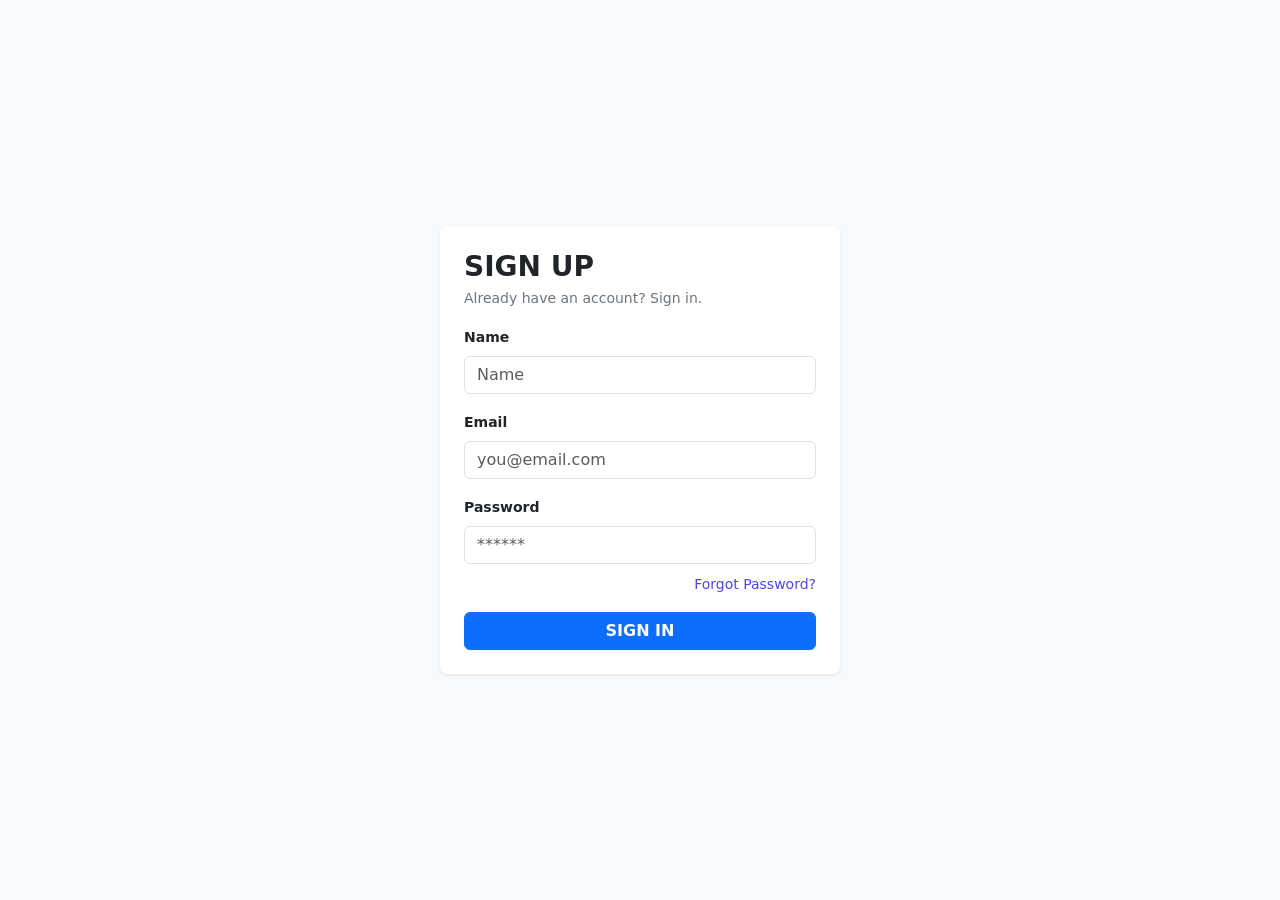
<file: index.html>
<!DOCTYPE html>
<html lang="en">
<head>
    <meta charset="UTF-8">
    <meta name="viewport" content="width=device-width, initial-scale=1.0">
    <link rel="stylesheet" href="./assets/styles/bootstrap.min.css">
    <link rel="stylesheet" href="./assets/styles/styles.css">
    <title>Dashboard</title>
</head>
<body>
    <link href="https://cdn.jsdelivr.net/npm/bootstrap@5.3.3/dist/css/bootstrap.min.css" rel="stylesheet">

    <div class="d-flex justify-content-center align-items-center min-vh-100 bg-light">
        <form action="./assets/pages/login.html" class="bg-white p-4 rounded-3 shadow-sm musky-form" id="formField">

            <div class="mb-3">
            <h3 class="fw-bold mb-1">SIGN UP</h3>
            <p class="text-secondary small mb-0">Already have an account? Sign in.</p>
            </div>

            <div class="mb-3">
                <label for="name" class="form-label small fw-semibold">Name</label>
                <input type="text" class="form-control musky-input" id="name"  autocomplete="name" placeholder="Name" >
                <div id="nameError" class="invalid-feedback"></div>
            </div>

            <div class="mb-3">
            <label for="SignInMail" class="form-label small fw-semibold">Email</label>
            <input  class="form-control musky-input" id="SignInMail"  autocomplete="email" placeholder="you@email.com">
            <div id="emailError" class="invalid-feedback"></div>
            
            </div>

            <div class="mb-2">
            <label for="SignInPassword" class="form-label small fw-semibold">Password</label>
            <input type="password" class="form-control musky-input" id="SignInPassword"  autocomplete="current-password" placeholder="******">
            <div id="passwordError" class="invalid-feedback"></div>
            </div>

            <div class="text-end mb-3">
            <a href="./assets/pages/forgotpassword.html" class="small musky-link">Forgot Password?</a>
            </div>

            <button type="submit" role="button" class="btn w-100 fw-semibold musky-btn btn-primary" id="submit">SIGN IN</button>

        </form>
    </div>


    <script src="./assets/scripts/bootstrap.bundle.min.js"></script>
    <script src="./assets/scripts/index.js"></script>
</body>
</html>
</file>
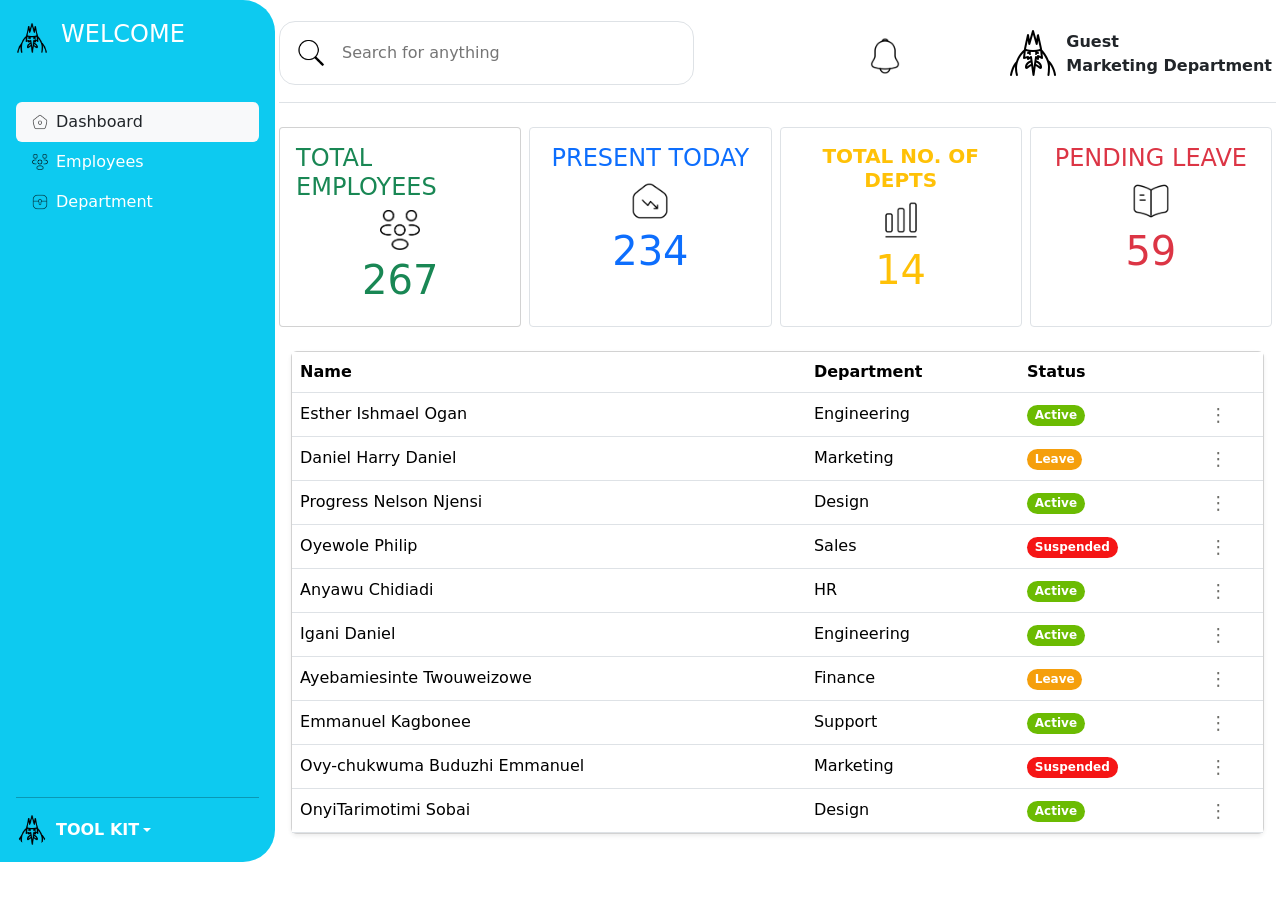
<file: assets/pages/dashboard.html>
<!DOCTYPE html>
<html lang="en">
<head>
    <meta charset="UTF-8">
    <meta name="viewport" content="width=device-width, initial-scale=1.0">
    <link rel="stylesheet" href="../styles/styles.css">
    <link rel="stylesheet" href="../styles/bootstrap.min.css">
    <link rel="icon" type="image/x-icon" href="../images/icons8-ice-king-50.png">
    <title>Longjohn Enterprises Dashboard</title>
</head>
<body>

<!-- Toggle button - only shows on small screens -->


    <nav class="navbar navbar-dark bg-dark d-md-none p-2">
        <button class="btn btn-outline-light" type="button" data-bs-toggle="offcanvas" data-bs-target="#sidebar">
            <i class="bi bi-list"></i> Menu
        </button>
    </nav>

    <div class="d-flex d-md-flex">
        <!-- Sidebar -->
        <div class="offcanvas-md offcanvas-start text-bg-info rounded-end-5" tabindex="-1" id="sidebar" style="width: 280px; height: auto;">
            <div class="offcanvas-header">
                <a href="#" class="d-flex align-items-center text-white text-decoration-none">
                    <img src="../images/icons8-ice-king-50.png" alt="company logo" width="32" height="32">
                    <span class="fs-4 ms-2">WELCOME</span>
                </a>
                <button type="button" class="btn-close btn-close-white" data-bs-dismiss="offcanvas" data-bs-target="#sidebar"></button>
            </div>

            <div class="offcanvas-body h-100 d-flex flex-column p-3 pt-md-3">

                <a href="#" class="d-flex align-items-center text-white text-decoration-none d-md-block d-none mb-5">
                    <img src="../images/icons8-ice-king-50.png" alt="company logo" width="32" height="32">
                    <span class="fs-4 ms-2">WELCOME</span>
                </a>

                <ul class="nav nav-pills flex-column mb-auto">
                    <li class="nav-item">
                    <a href="#" class="nav-link active bg-light text-dark" aria-current="page">
                        <img src="../images/Home.png" alt="" width="16" height="16" class="me-2">Dashboard
                    </a>
                    </li>
                    <li>
                    <a href="#employee_table" class="nav-link text-white">
                        <img src="../images/Vector.png" alt="" width="16" height="16" class="me-2">Employees
                    </a>
                    </li>
                    <li>
                    <a href="#" class="nav-link text-white">
                        <img src="../images/Store.png" alt="" width="16" height="16" class="me-2">Department
                    </a>
                    </li>
                </ul>

                <hr>

                <div class="dropdown">
                    <a href="#" class="d-flex align-items-center text-white text-decoration-none dropdown-toggle" data-bs-toggle="dropdown" aria-expanded="false">
                        <img src="../images/icons8-ice-king-50.png" alt="" width="32" height="32" class="rounded-circle me-2">
                        <strong>TOOL KIT</strong>
                    </a>
                    <ul class="dropdown-menu dropdown-menu-dark text-small shadow">
                        <li><a class="dropdown-item" href="#">Settings</a></li>
                        <li><hr class="dropdown-divider"></li>
                        <li><a class="dropdown-item" href="../../index.html">Sign out</a></li>
                    </ul>
                </div>
            </div>
        
        </div>

        <!-- Main content -->

        <div class="flex-grow-1 p-1 border-danger">
            <!-- top nav -->

             <div class="main_nav d-flex border-bottom py-3 justify-content-between align-items-center flex-wrap">
                <div class="search_bar border rounded-4 p-3 col-12 col-lg-5 d-flex align-items-center">
                    <span><img src="../images/icons8-search-50.png" alt="" width="30px"></span>
                    <input type="text" name="searchbar" id="" class="ms-3 border-0 nav_input col-10" placeholder="Search for anything">
                </div>
                <div class="profile_image d-flex flex-wrap flex-row p-2 px-0 px-lg-1 col-12 col-lg-5 justify-content-between ">
                    <a href="#" class="pt-2"><img src="../images/Notification.png" width="40px" alt="notification"></a>
                    <div class="d-flex align-items-end">
                        <img src="../images/icons8-ice-king-50.png" alt="" class="img-fluid w-20">
                        <div class="profile_img_typography d-flex flex-column ms-2  fw-bold">
                            <span id="userName">Miebaka longjohn </span>
                            <span>Marketing Department</span>
                        </div>
                    </div>
                    
                </div>
             </div>

                <div class="card-group mt-4">
                    <div class="card me-1 rounded-1">
                        <div class="card-body d-flex flex-column align-items-center just p-3 text-success">
                            <h5 class="card-title fs-4">TOTAL EMPLOYEES</h5>
                            <img src="../images/Vector.png" alt="total" width="40px">
                            <span class="card-text fs-1">267</span>
                        </div>
                    </div>
                    <div class="card ms-1 me-1 border rounded-1 ">
                        <div class="card-body d-flex flex-column align-items-center just p-3 text-primary">
                            <h5 class="card-title fs-4">PRESENT TODAY</h5>
                            <img src="../images/Down Trend.png" alt="present" width="40px">
                            <span class="card-text fs-1">234</span>
                        </div>
                    </div>
                    <div class="card ms-1 me-1 border rounded-1 text-center">
                        <div class="card-body d-flex flex-column align-items-center just p-3 text-warning">
                        <h5 class="card-title fs-45 fw-bolder">TOTAL NO. OF DEPTS</h5>
                        <img src="../images/Analytics.png" alt="departments"  width="40px">
                        <span class="card-text fs-1">14</span>
                        </div>
                    </div>
                    <div class="card ms-1 me-1 border rounded-1 text-center">
                        <div class="card-body d-flex flex-column align-items-center just p-3 text-danger">
                        <h5 class="card-title fs-4">PENDING LEAVE</h5>
                        <img src="../images/Book.png" alt="leave" width="40px">
                        <span class="card-text fs-1">59</span>
                        </div>
                    </div>
                </div>



                <!-- table -->

                <div class="container py-4" id="employee_table">
                    <div class="card shadow-sm">
                        <div class="card-body p-0">
                            <table class="table table-hover align-middle mb-0">
                                <thead>
                                    <tr>
                                        <th>Name</th>
                                        <th>Department</th>
                                        <th>Status</th>
                                        <th></th>
                                    </tr>
                                </thead>
                                <tbody>
                                    <tr>
                                        <td>Esther Ishmael Ogan</td>
                                        <td>Engineering</td>
                                        <td><span class="badge rounded-pill badge-active">Active</span></td>
                                        <td><button class="icon-btn" aria-label="More actions">&#8942;</button></td>
                                    </tr>
                                    <tr>
                                        <td>Daniel Harry Daniel</td>
                                        <td>Marketing</td>
                                        <td><span class="badge rounded-pill badge-leave">Leave</span></td>
                                        <td><button class="icon-btn" aria-label="More actions">&#8942;</button></td>
                                    </tr>
                                    </tr>
                                    <tr>
                                        <td>Progress Nelson Njensi</td>
                                        <td>Design</td>
                                        <td><span class="badge rounded-pill badge-active">Active</span></td>
                                        <td><button class="icon-btn" aria-label="More actions">&#8942;</button></td>
                                    </tr>
                                    <tr>
                                        <td>Oyewole Philip</td>
                                        <td>Sales</td>
                                        <td><span class="badge rounded-pill badge-suspended">Suspended</span></td>
                                        <td><button class="icon-btn" aria-label="More actions">&#8942;</button></td>
                                    </tr>
                                    <tr>
                                        <td>Anyawu Chidiadi</td>
                                        <td>HR</td>
                                        <td><span class="badge rounded-pill badge-active">Active</span></td>
                                        <td><button class="icon-btn" aria-label="More actions">&#8942;</button></td>
                                    </tr>
                                    <tr>
                                        <td>Igani Daniel</td>
                                        <td>Engineering</td>
                                        <td><span class="badge rounded-pill badge-active">Active</span></td>
                                        <td><button class="icon-btn" aria-label="More actions">&#8942;</button></td>
                                    </tr>
                                    <tr>
                                        <td>Ayebamiesinte Twouweizowe</td>
                                        <td>Finance</td>
                                        <td><span class="badge rounded-pill badge-leave">Leave</span></td>
                                        <td><button class="icon-btn" aria-label="More actions">&#8942;</button></td>
                                    </tr>
                                    <tr>
                                        <td>Emmanuel Kagbonee</td>
                                        <td>Support</td>
                                        <td><span class="badge rounded-pill badge-active">Active</span></td>
                                        <td><button class="icon-btn" aria-label="More actions">&#8942;</button></td>
                                    </tr>
                                    <tr>
                                        <td>Ovy-chukwuma Buduzhi Emmanuel</td>
                                        <td>Marketing</td>
                                        <td><span class="badge rounded-pill badge-suspended">Suspended</span></td>
                                        <td><button class="icon-btn" aria-label="More actions">&#8942;</button></td>
                                    </tr>
                                    <tr>
                                        <td>OnyiTarimotimi Sobai</td>
                                        <td>Design</td>
                                        <td><span class="badge rounded-pill badge-active">Active</span></td>
                                        <td><button class="icon-btn" aria-label="More actions">&#8942;</button></td>
                                    </tr>
                                </tbody>
                            </table>
                        </div>
                    </div>
                </div>
        </div>
    </div>
    <script src="../scripts/bootstrap.bundle.min.js"></script>
    <script src="../scripts/dashboard.js"></script>
</body>
</html>
</file>
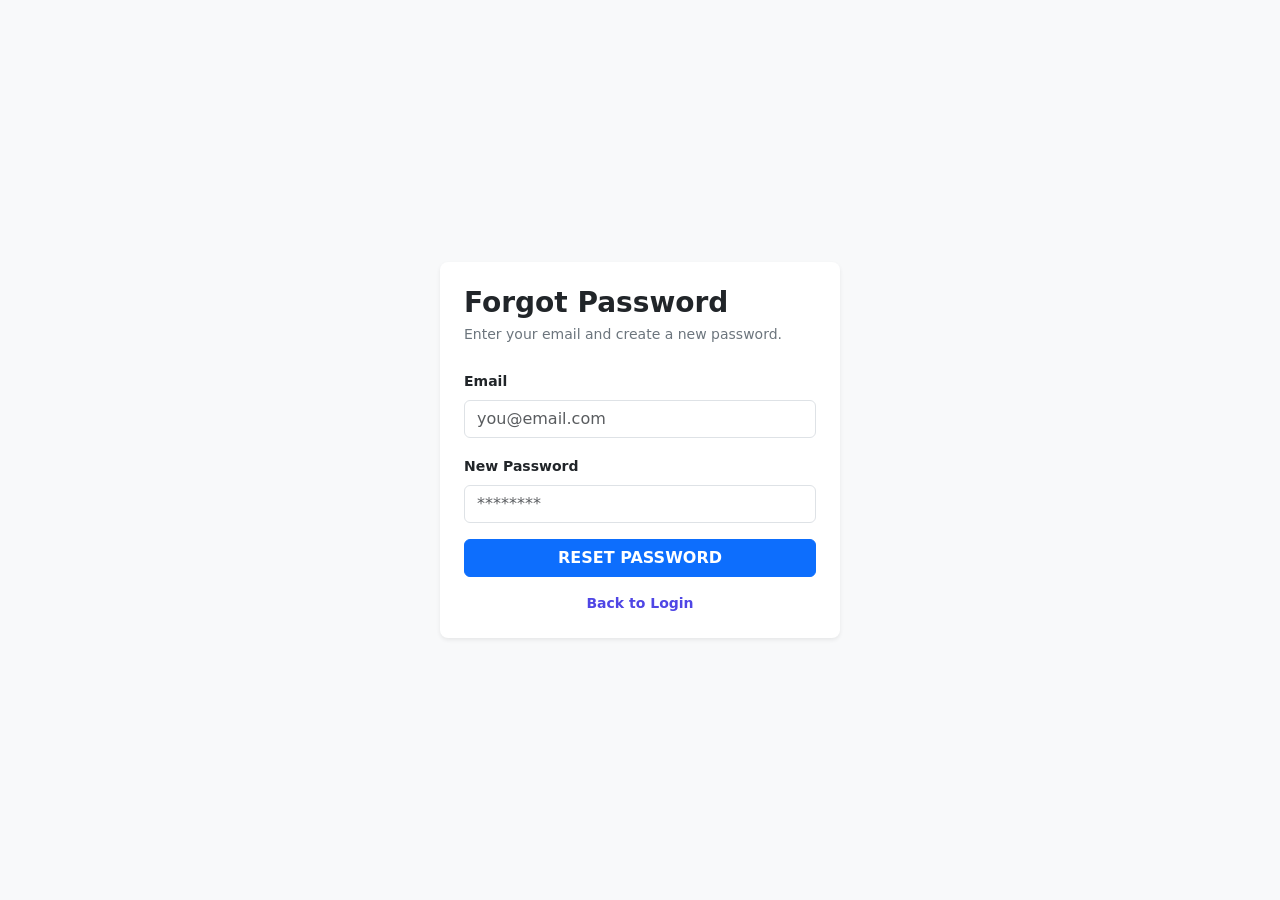
<file: assets/pages/forgotPassword.html>
<!DOCTYPE html>
<html lang="en">

<head>
    <meta charset="UTF-8">
    <meta name="viewport" content="width=device-width, initial-scale=1.0">

    <link rel="stylesheet" href="../styles/styles.css">
    <link rel="stylesheet" href="../styles/bootstrap.min.css">

    <title>Forgot Password</title>
</head>

<body>

    <div class="d-flex justify-content-center align-items-center min-vh-100 bg-light">

        <form
            id="forgotForm"
            class="bg-white p-4 rounded-3 shadow-sm musky-form"
        >

            <div class="mb-4">
                <h3 class="fw-bold mb-1">Forgot Password</h3>

                <p class="text-secondary small mb-0">
                    Enter your email and create a new password.
                </p>
            </div>


            <!-- Email -->
            <div class="mb-3">

                <label
                    for="resetEmail"
                    class="form-label small fw-semibold"
                >
                    Email
                </label>

                <input
                    type="email"
                    class="form-control musky-input"
                    id="resetEmail"
                    autocomplete="email"
                    placeholder="you@email.com"
                >

                <div
                    id="resetEmailError"
                    class="invalid-feedback"
                ></div>

            </div>


            <!-- New Password -->
            <div class="mb-3">

                <label
                    for="newPassword"
                    class="form-label small fw-semibold"
                >
                    New Password
                </label>

                <input
                    type="password"
                    class="form-control musky-input"
                    id="newPassword"
                    autocomplete="new-password"
                    placeholder="********"
                >

                <div
                    id="newPasswordError"
                    class="invalid-feedback"
                ></div>

            </div>


            <!-- Reset Message -->
            <div
                id="resetMessage"
                class="small mb-3"
            ></div>


            <!-- Reset Button -->
            <button
                type="submit"
                class="btn w-100 fw-semibold musky-btn btn-primary"
            >
                RESET PASSWORD
            </button>


            <!-- Back to Login -->
            <div class="text-center small mt-3">

                <a
                    href="./login.html"
                    class="musky-link fw-semibold"
                >
                    Back to Login
                </a>

            </div>

        </form>

    </div>


    <script src="../scripts/bootstrap.bundle.min.js"></script>
    <script src="../scripts/forgotpassword.js"></script>

</body>

</html>
</file>
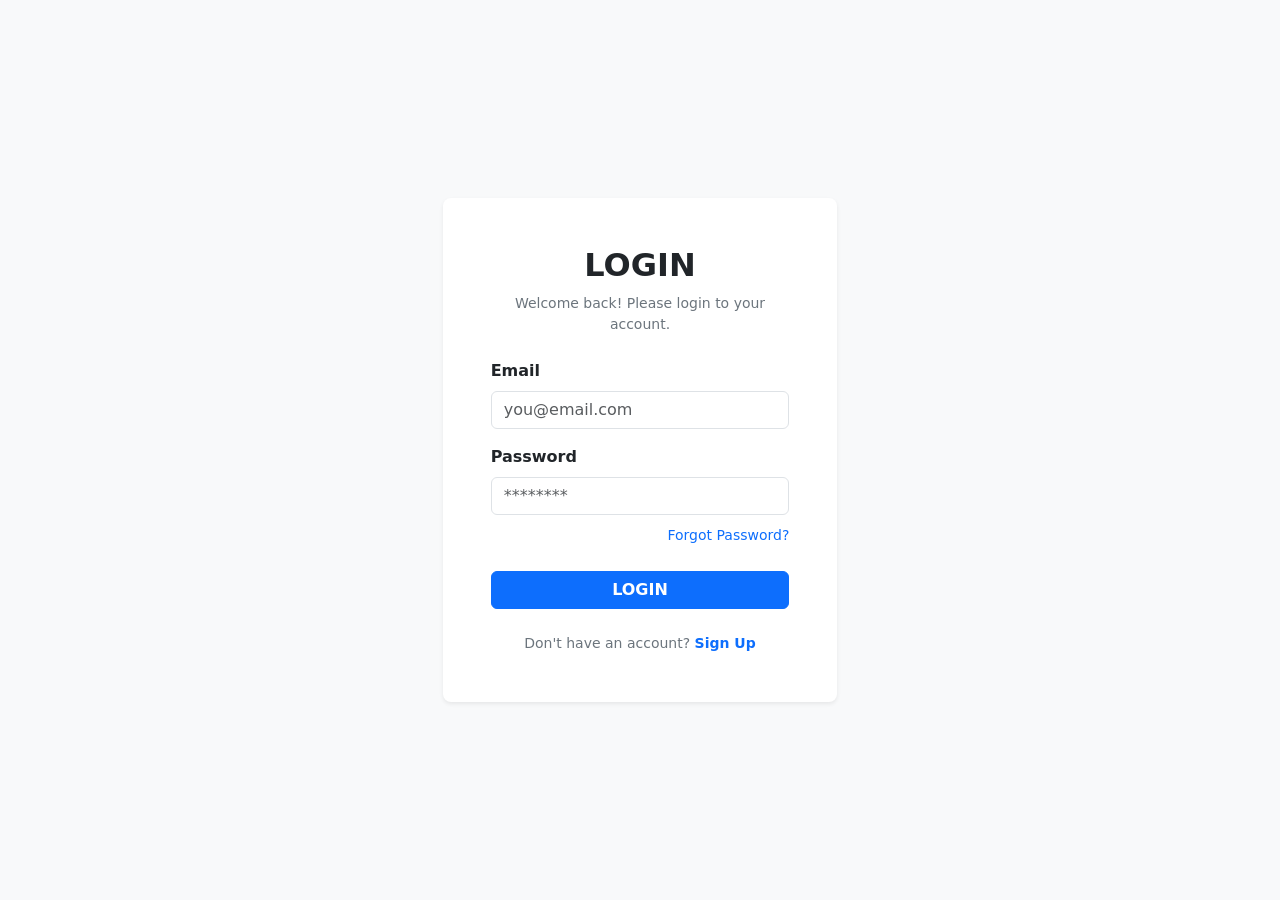
<file: assets/pages/login.html>
<!DOCTYPE html>
<html lang="en">

<head>
    <meta charset="UTF-8">
    <meta name="viewport" content="width=device-width, initial-scale=1.0">

    <!-- Bootstrap CSS -->
    <link rel="stylesheet" href="../styles/bootstrap.min.css">

    <!-- Your Custom CSS -->
    <link rel="stylesheet" href="../styles/styles.css">

    <title>Login</title>
</head>

<body>

    <!-- Login Section -->
    <div class="container-fluid min-vh-100 d-flex justify-content-center align-items-center bg-light">

        <div class="row w-100 justify-content-center">

            <div class="col-11 col-sm-8 col-md-6 col-lg-4">

                <!-- Login Form -->
                <form
                    id="loginForm"
                    class="bg-white p-4 p-md-5 rounded-3 shadow-sm"
                >

                    <!-- Heading -->
                    <div class="text-center mb-4">
                        <h2 class="fw-bold mb-2">LOGIN</h2>

                        <p class="text-secondary small mb-0">
                            Welcome back! Please login to your account.
                        </p>
                    </div>


                    <!-- Email -->
                    <div class="mb-3">

                        <label
                            for="loginEmail"
                            class="form-label fw-semibold"
                        >
                            Email
                        </label>

                        <input
                            type="email"
                            class="form-control"
                            id="loginEmail"
                            placeholder="you@email.com"
                            autocomplete="email"
                        >

                        <div
                            id="emailError"
                            class="invalid-feedback"
                        ></div>

                    </div>


                    <!-- Password -->
                    <div class="mb-2">

                        <label
                            for="loginPassword"
                            class="form-label fw-semibold"
                        >
                            Password
                        </label>

                        <input
                            type="password"
                            class="form-control"
                            id="loginPassword"
                            placeholder="********"
                            autocomplete="current-password"
                        >

                        <div
                            id="passwordError"
                            class="invalid-feedback"
                        ></div>

                    </div>


                    <!-- Forgot Password -->
                    <div class="text-end mb-4">

                        <a
                            href="./forgotpassword.html"
                            class="text-decoration-none small"
                        >
                            Forgot Password?
                        </a>

                    </div>


                    <!-- Login Error -->
                    <div
                        id="loginError"
                        class="text-danger small text-center mb-3"
                    ></div>


                    <!-- Login Button -->
                    <button
                        type="submit"
                        id="loginButton"
                        class="btn btn-primary w-100 fw-semibold"
                    >
                        LOGIN
                    </button>


                    <!-- Register / Sign In Link -->
                    <div class="text-center mt-4">

                        <p class="small text-secondary mb-0">
                            Don't have an account?
                            <a
                                href="../../index.html"
                                class="text-decoration-none fw-semibold"
                            >
                                Sign Up
                            </a>
                        </p>

                    </div>

                </form>

            </div>

        </div>

    </div>


    <!-- Bootstrap JavaScript -->
    <script src="../scripts/bootstrap.bundle.min.js"></script>

    <!-- Login JavaScript -->
    <script src="../scripts/login.js"></script>

</body>

</html>
</file>
<file: assets/styles/styles.css>
*{
  margin: 0;
  padding: 0;
  box-sizing: border-box;
}

.musky-form {
  width: 400px;
  max-width: 100%;
}

.musky-input {
  background: #f3f4f6;
  border: 1px solid transparent;
}

.musky-input:focus {
  background: #ffffff;
  border-color: #7e78e2;
  box-shadow: none;
}

.musky-btn {
  background: #eef2ff;
  color: #111827;
}

.musky-btn:hover {
  background: #4338ca;
  color: #ffffff;
}

.musky-link {
  color: #4f46e5;
  text-decoration: none;
}

.nav_input:focus{
  outline: none;
}


.card{
  transition: transform 0.4s ease;
}

.card:hover{
  transform: scale(1.0);
  box-shadow: 0 10px 10px rgba(3, 111, 233, 0.507);
}


.badge-active {
  background-color: #6bbb02;
  color: #27500a;
}

.badge-leave {
  background-color: #f59f0c;
  color: #633806;
}

.badge-suspended {
  background-color: #f51515;
  color: #791f1f;
}


.icon-btn {
  background: none;
  border: none;
  color: #6b6b66;
  font-size: 18px;
  letter-spacing: 2px;
  /* padding: 4px 10px; */
  border-radius: 6px;
}

.icon-btn:hover {
  background-color: #f1f0ec;
}
</file>
